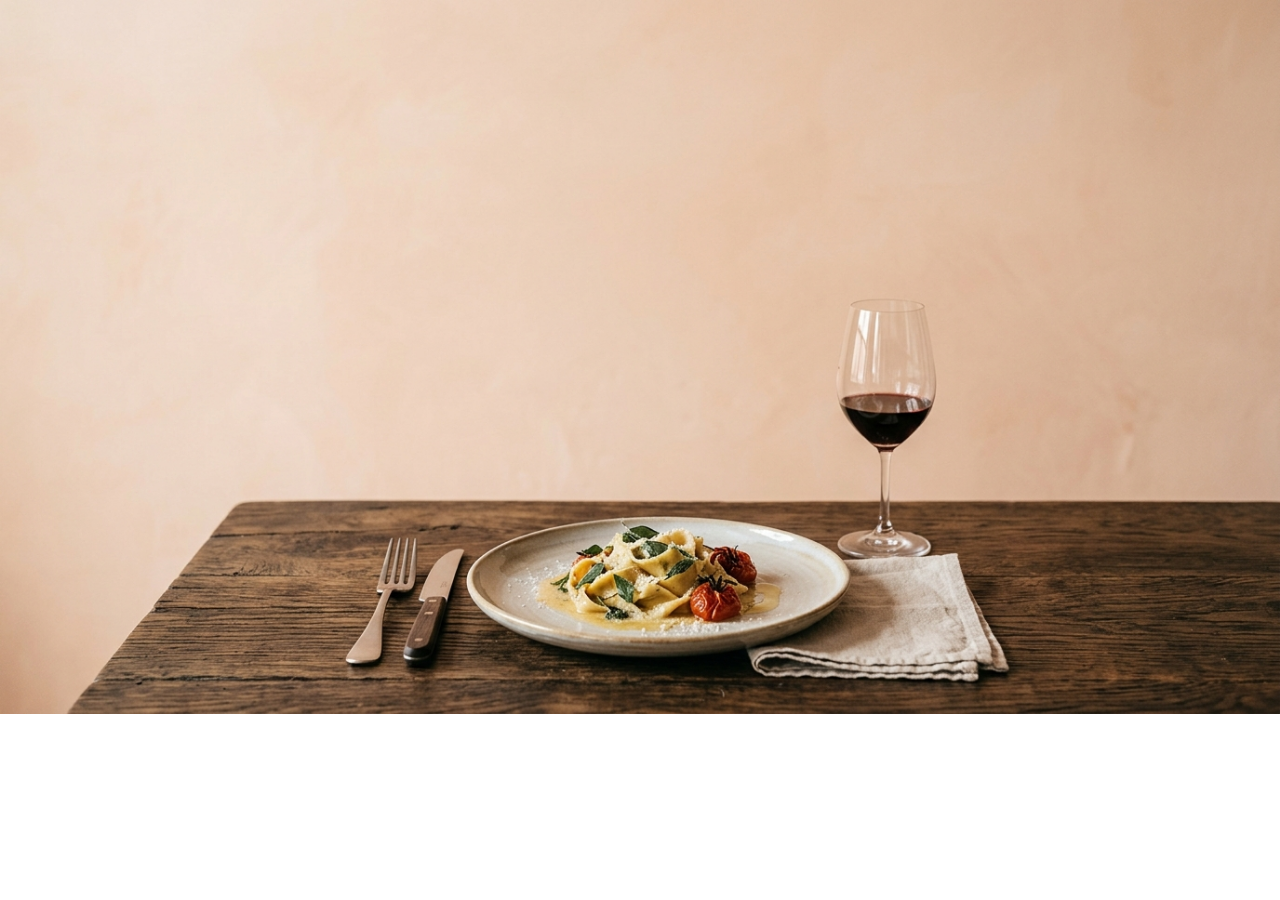
<file: index.html>
<!DOCTYPE html>
<html lang="en">

<head>
    <meta charset="UTF-8">
    <meta name="viewport" content="width=device-width, initial-scale=1.0">
    <title>Document</title>
    <style>
        body {
            margin: 0;
            padding: 0;
            background-image: url(images/order.jpg);
            background-repeat: no-repeat;
            background-size: cover;
        }
    </style>
</head>

<body>
    <script src="script.js"></script>
</body>

</html>
</file>
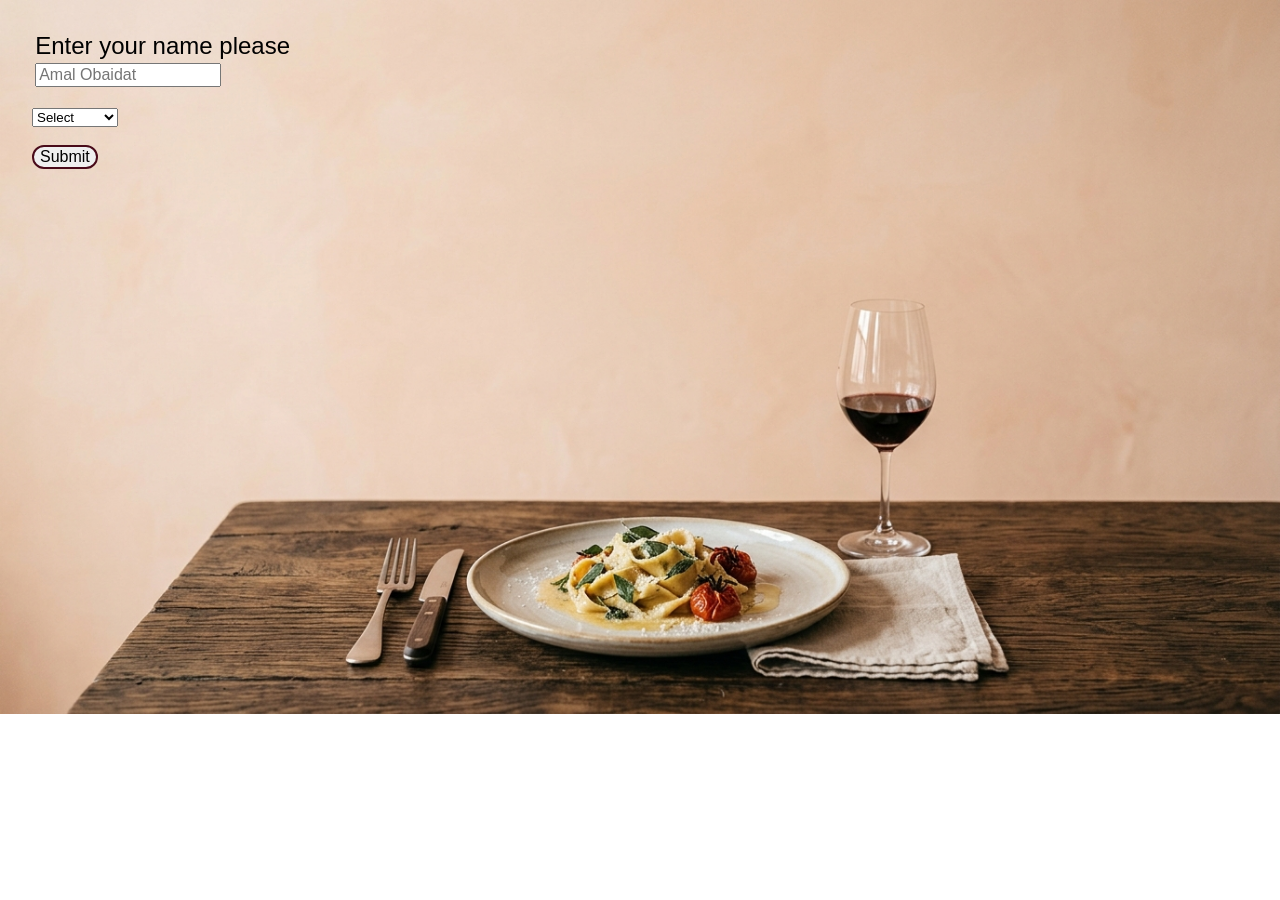
<file: index02.html>
<!DOCTYPE html>
<html lang="en">
<head>
    <meta charset="UTF-8">
    <meta name="viewport" content="width=device-width, initial-scale=1.0">
    <link href="style02.css" rel="stylesheet">
    <title>Document</title>
</head>
<body>
    <label for="name">Enter your name please</label><br>
    <input type="text" id="name" placeholder="Amal Obaidat">
    <br><br>
    <select id="select">
        <option class="item" value="">Select</option>
        <option class="item" value="Burger">Burger</option>
        <option class="item" value="Shawarma">Shawarma</option>
        <option class="item" value="Zinger">Zinger</option>
    </select>
    <br><br>
    <button id="submit">Submit</button>
    <p></p>

    <script src="script02.js"></script>
</body>
</html>
</file>
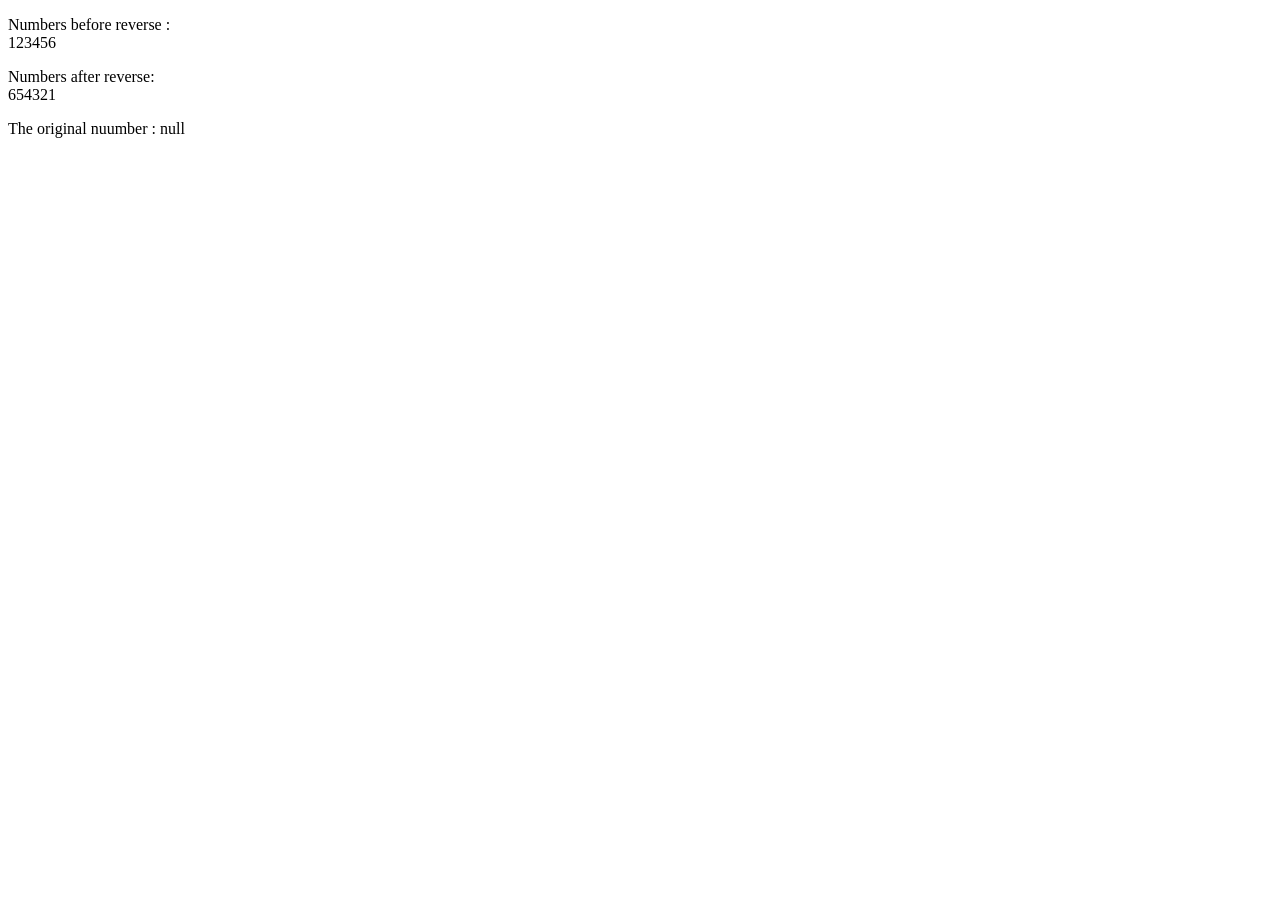
<file: index2.html>
<!DOCTYPE html>
<html lang="en">

<head>
    <meta charset="UTF-8">
    <meta name="viewport" content="width=device-width, initial-scale=1.0">
    <title>Document</title>
</head>

<body>
    <script src="script2.js"></script>
</body>

</html>
</file>
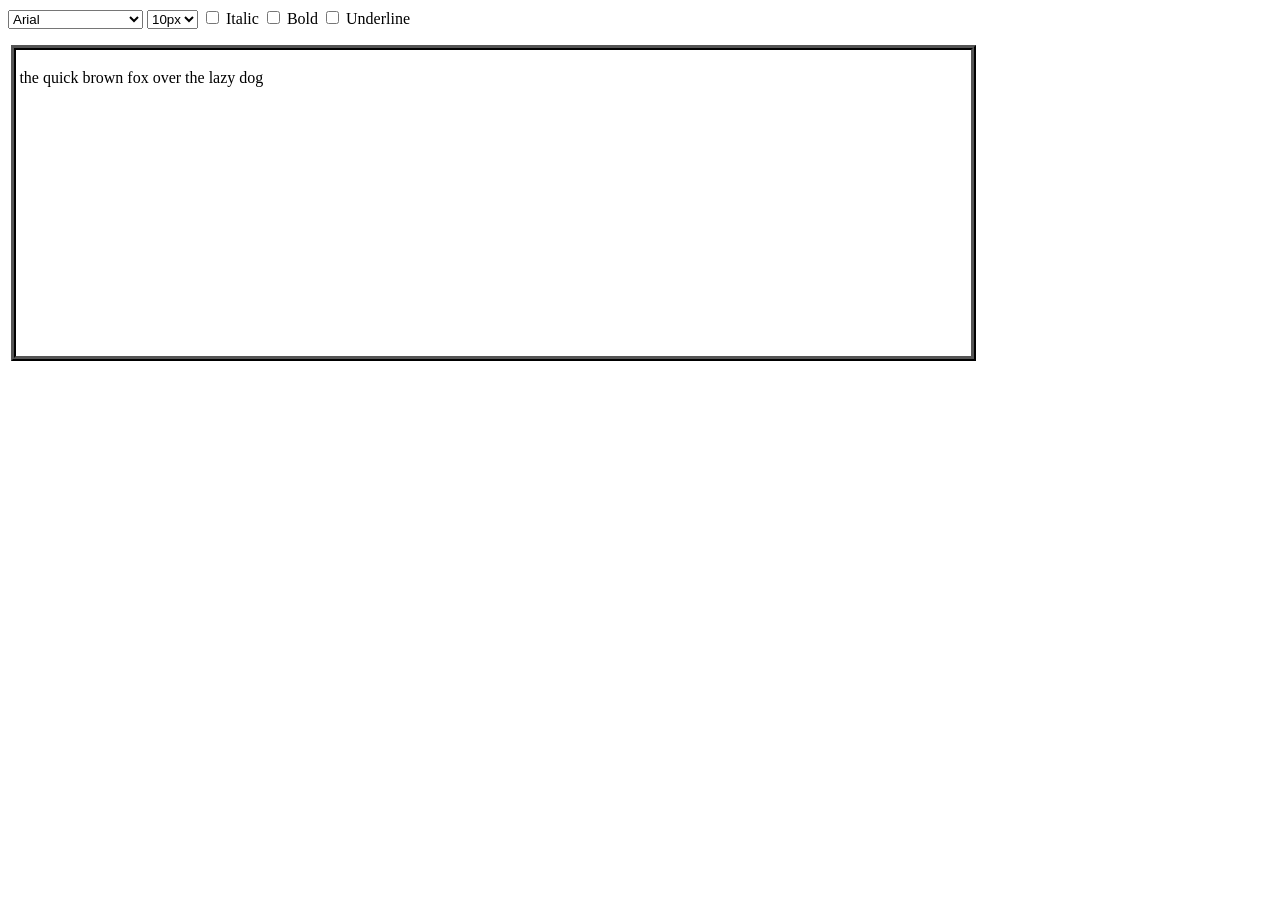
<file: index3.html>
<!DOCTYPE html>
<html lang="en">
<head>
    <meta charset="UTF-8">
    <meta name="viewport" content="width=!, initial-scale=1.0">
    <title>Document</title>
</head>
<body>
    <select id="family">
        <option value="Arial">Arial</option>
        <option value="Times New Roman" >Times New Roman</option>
        <option value="Fantasy" >Fantasy</option>
        <option value="monospace">Monospace</option>
    </select>
    <select id="size">
        <option value="10px" >10px</option>
        <option value="15px">15px</option>
        <option value="20px" >20px</option>
        <option value="25px">25px</option>
    </select>
    <input type="checkbox" name="font" id="italic"> Italic
    <input type="checkbox" name="font" id="bold"> Bold
    <input type="checkbox" name="font" id="underline"> Underline
    <div id="box">
        <p id="text">the quick brown fox over the lazy dog</p>
    </div>
    <script src="script3.js"></script>
</body>
</html>
</file>
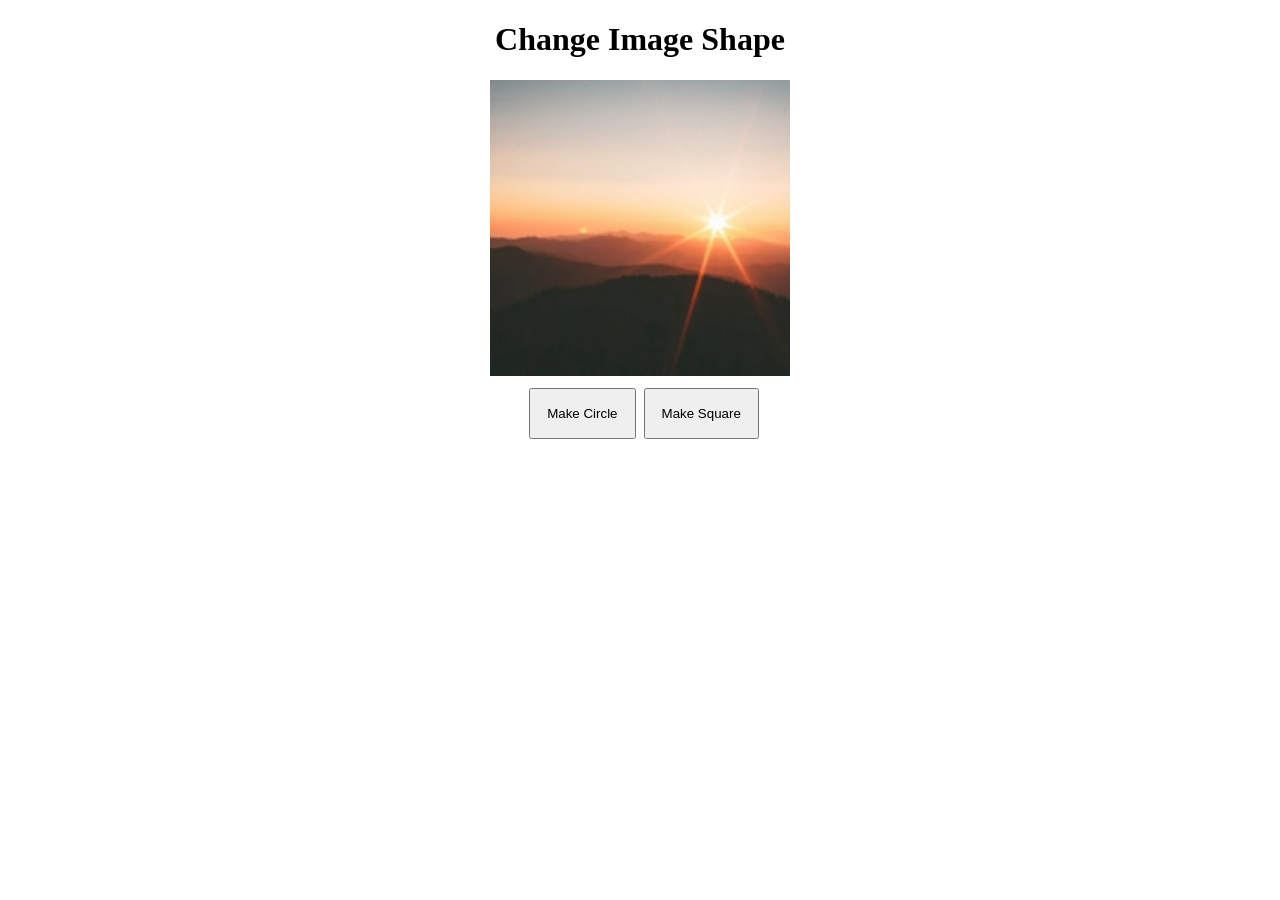
<file: index4.html>
<!DOCTYPE html>
<html lang="en">
<head>
    <meta charset="UTF-8">
    <meta name="viewport" content="width=!, initial-scale=1.0">
    <title>Document</title>
</head>
<body>
    <div align="center">
        <h1>Change Image Shape</h1>
        <img src="images/task3.png" alt="pic" width="300" id="img" ><br>
        <button id="circle">Make Circle</button><button id="square">Make Square</button>
    </div>
    
    <script src="script4.js"></script>
</body>
</html>
</file>
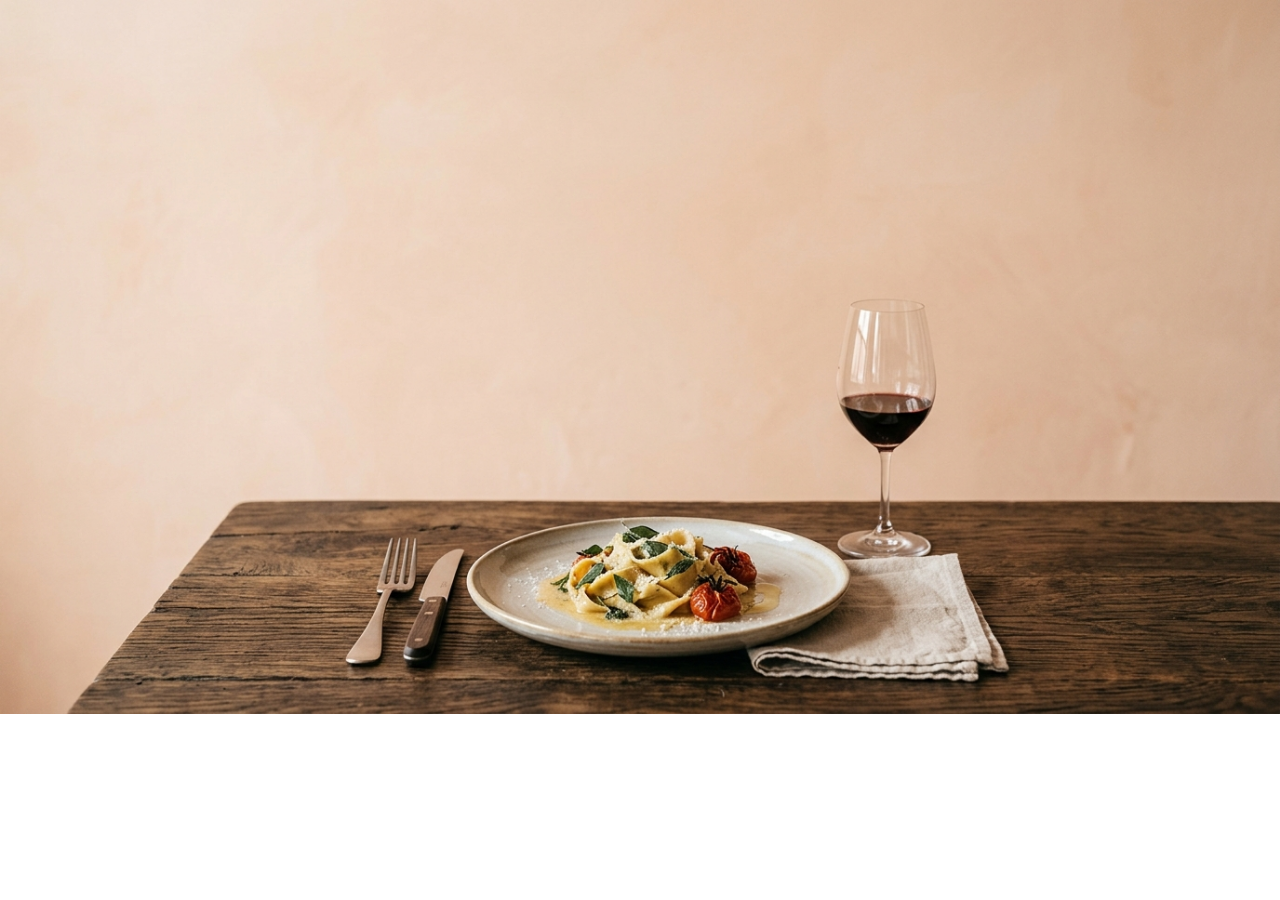
<file: Task1/rest.html>
<!DOCTYPE html>
<html lang="en">

<head>
    <meta charset="UTF-8">
    <meta name="viewport" content="width=device-width, initial-scale=1.0">
    <title>Document</title>
    <style>
        body {
            margin: 0;
            padding: 0;
            background-image: url(../images/order.jpg);
            background-repeat: no-repeat;
            background-size: cover;
        }
    </style>
</head>

<body>
    <script src="java.js"></script>
</body>

</html>
</file>
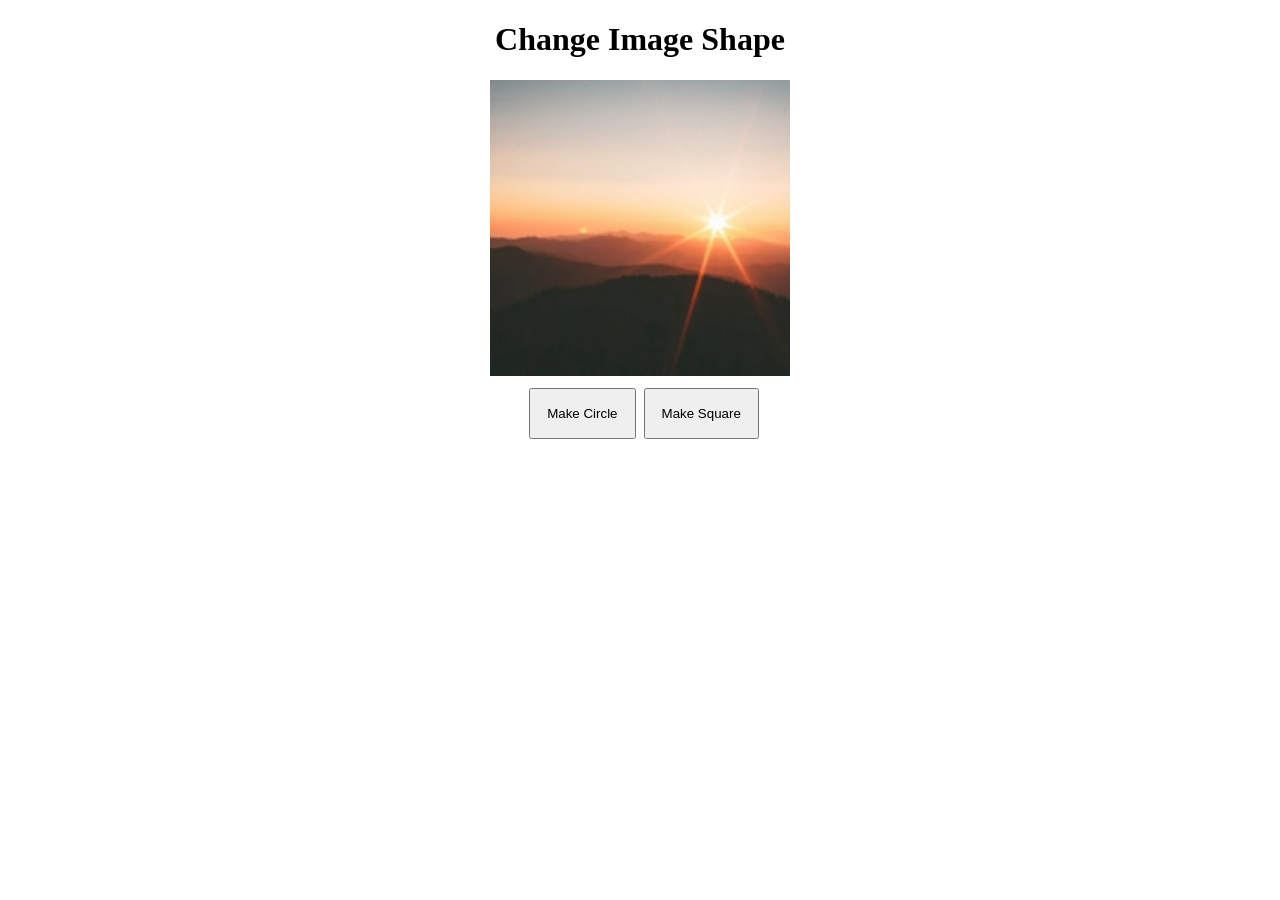
<file: Task3/index4.html>
<!DOCTYPE html>
<html lang="en">
<head>
    <meta charset="UTF-8">
    <meta name="viewport" content="width=!, initial-scale=1.0">
    <title>Document</title>
</head>
<body>
    <div align="center">
        <h1>Change Image Shape</h1>
        <img src="../images/task3.png" alt="pic" width="300" id="img" ><br>
        <button id="circle">Make Circle</button><button id="square">Make Square</button>
    </div>
    
    <script src="script4.js"></script>
</body>
</html>
</file>
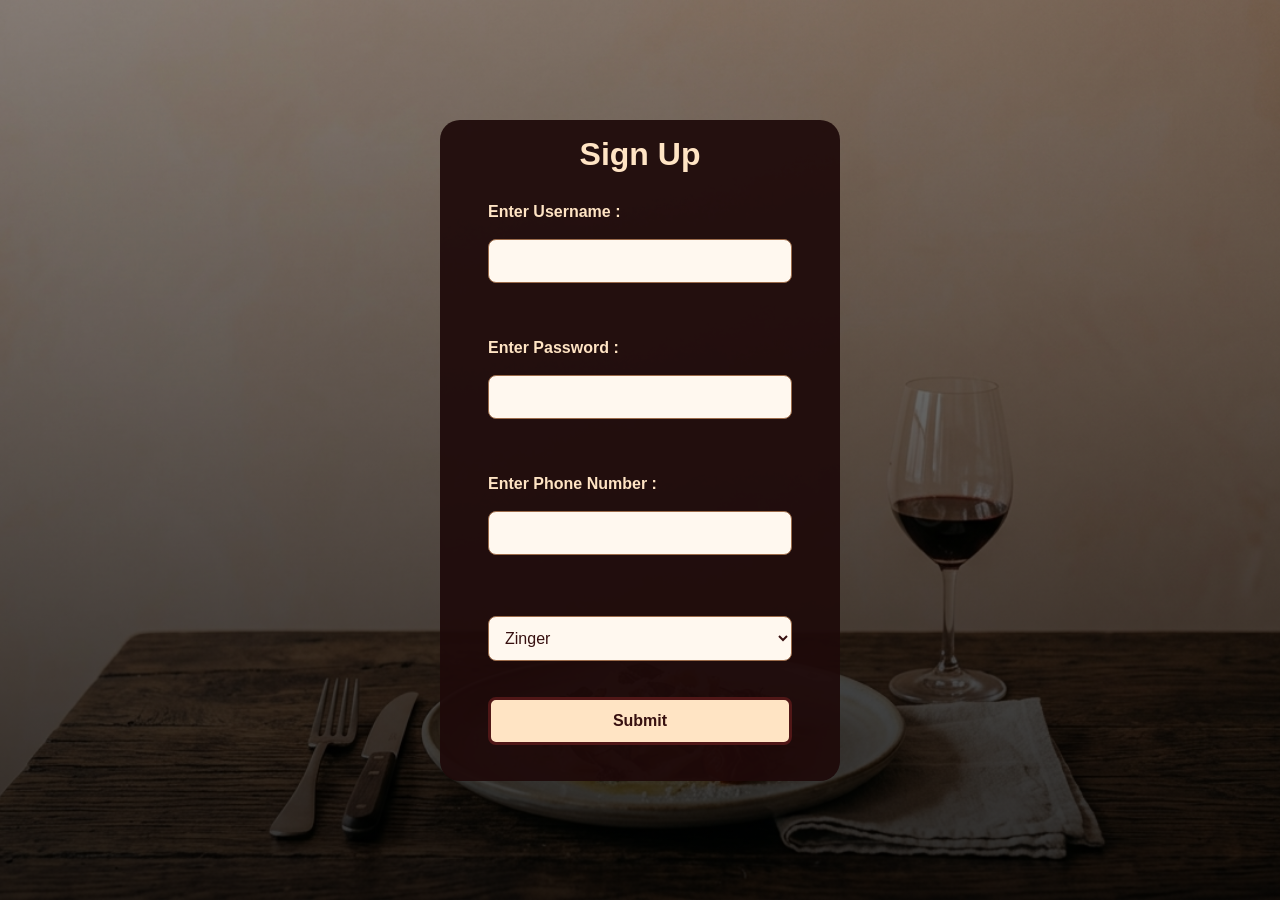
<file: Task4/index5.html>
<!DOCTYPE html>
<html lang="en">

<head>
    <meta charset="UTF-8">
    <meta name="viewport" content="width=device-width, initial-scale=1.0">
    <title>Document</title>
    <link href="style.css" rel="stylesheet">
</head>

<body>
    <div class="style">
        <h1>Sign Up</h1>
        <form id="form">
            <label for="user">Enter Username : </label><br>
            <input name="userName" type="text" id="user">
            <div id="name"></div>
            <br><br>
            <label for="password">Enter Password : </label><br>
            <input name="pass" type="password" id="password">
            <div id="pass"></div>
            <br><br>
            <label for="number">Enter Phone Number : </label><br>
            <input name="number" type="tel" id="number">
            <div id="phone"></div>
            <br><br>
            <select id="order">
                <option value="Zinger">Zinger</option>
                <option value="Burger">Burger</option>
                <option value="Pizza">Pizza</option>
                <option value="Shawarma">Shawarma</option>
            </select>
            <br><br><br>

        </form>
        <button id="btn">Submit</button>
        <div id="orderDetails"></div>
    </div>

    <script src="script5.js"></script>
</body>

</html>
</file>
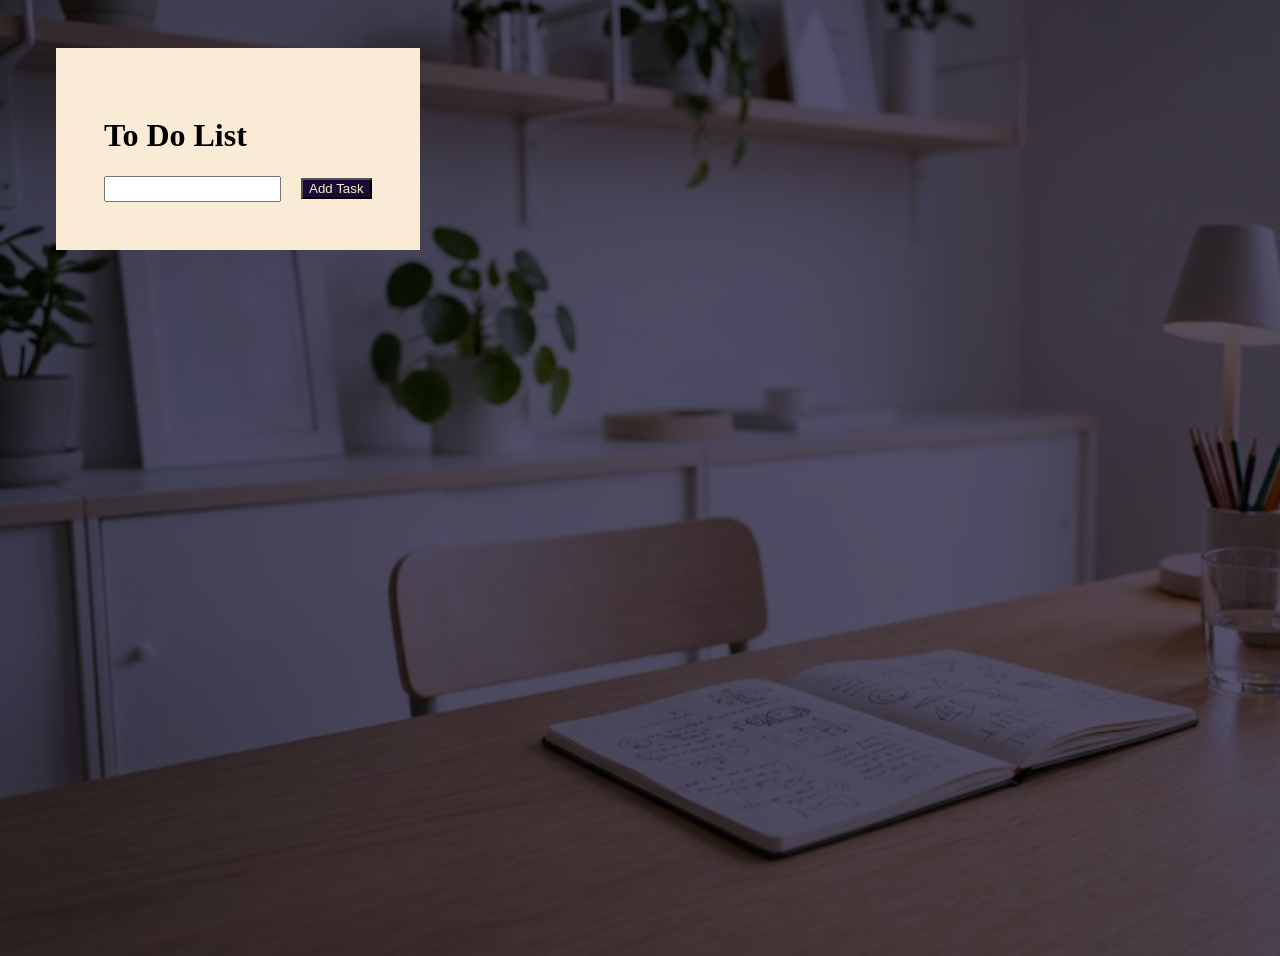
<file: Task5/index6.html>
<!DOCTYPE html>
<html lang="en">

<head>
    <meta charset="UTF-8">
    <meta name="viewport" content="width=device-width, initial-scale=1.0">
    <title>Document</title>
    <link href="style6.css" rel="stylesheet">
</head>

<body>
    <div id="container">
        <h1>To Do List</h1>
        <input type="text" id="task">
        <button id="save">Add Task</button>

        <div id="list"></div>
    </div>

    <script src="script6.js"></script>
</body>

</html>
</file>
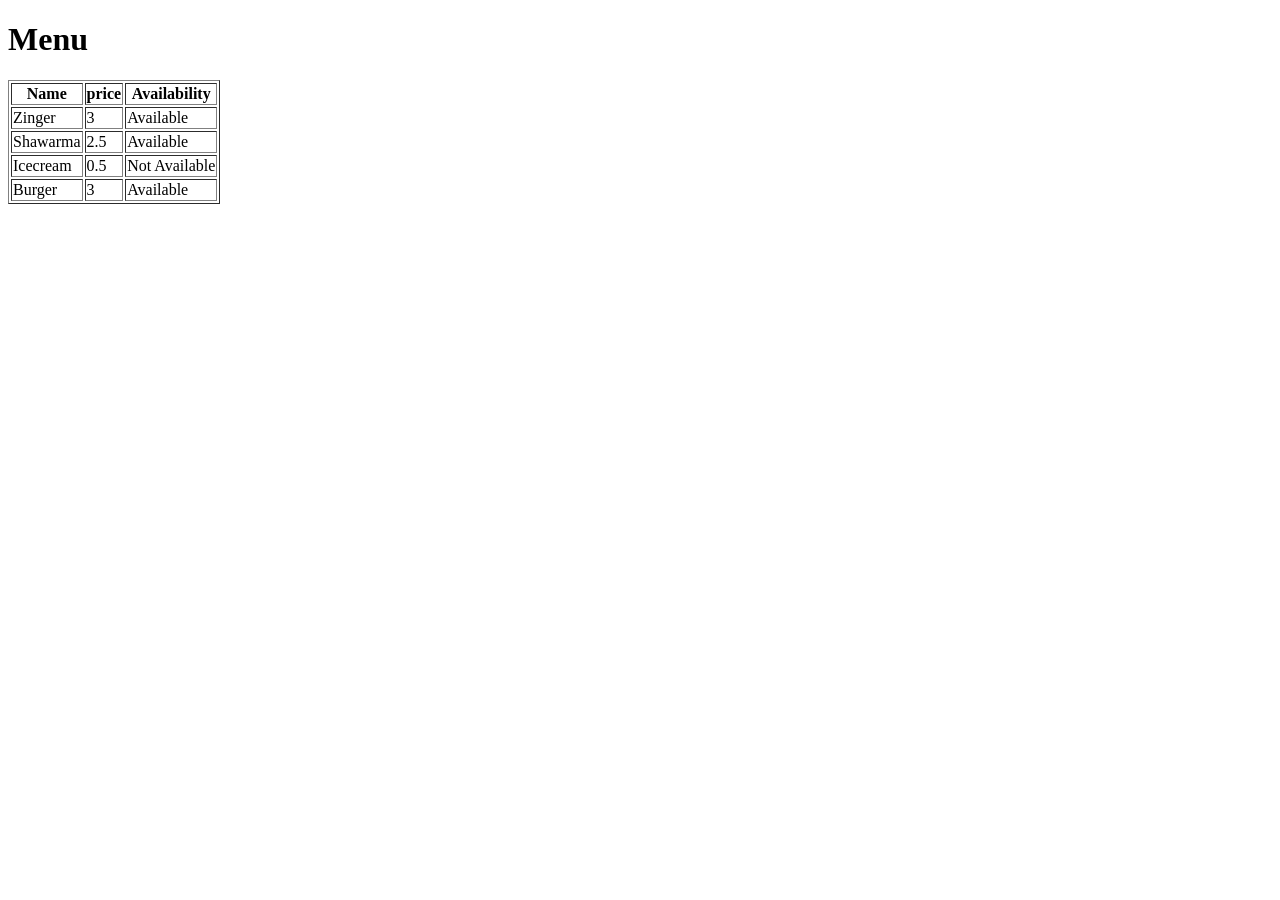
<file: Task6/index7.html>
<!DOCTYPE html>
<html lang="en">
<head>
    <meta charset="UTF-8">
    <meta name="viewport" content="width=device-width, initial-scale=1.0">
    <title>Document</title>
</head>
<body>
    <h1>Menu</h1>
    <div id="items">

    </div>
    <script src="script7.js"></script>
</body>
</html>
</file>
<file: style02.css>
body{
    margin: 0;
    padding: 2rem;
    background-image: url(images/order.jpg);
    background-repeat: no-repeat;
    background-size: cover;
}
label{
    font-family:'Gill Sans', 'Gill Sans MT', Calibri, 'Trebuchet MS', sans-serif;
    font-size: 1.5rem;
    margin: 0.2rem;
}
input{
    font-family:'Gill Sans', 'Gill Sans MT', Calibri, 'Trebuchet MS', sans-serif;
    font-size: 1rem;
    margin: 0.2rem;
}

button{
    border: 2px solid rgb(73, 11, 26);
    font-size: 1rem;
    border-radius: 20px;
}
</file>
<file: Task4/style.css>
* {
    box-sizing: border-box;
}

body {
    margin: 0;
    min-height: 100vh;
    padding: 20px;
    background-image:
        linear-gradient(rgba(0, 0, 0, 0.45), rgba(0, 0, 0, 0.8)),
        url("../images/order.jpg");
    background-repeat: no-repeat;
    background-size: cover;
    background-position: center;
    color: bisque;
    display: flex;
    justify-content: center;
    align-items: center;
    font-family: Arial, sans-serif;
}

.style {
    width: 400px;
    max-width: 100%;
    padding: 1rem 3rem;
    background: rgba(30, 9, 9, 0.92);
    border-radius: 20px;
}

h1 {
    text-align: center;
    margin-top: 0;
    margin-bottom: 30px;
    color: bisque;
}

form {
    width: 100%;
}

label {
    display: block;
    font-size: 16px;
    font-weight: bold;
}

input,
select {
    width: 100%;
    padding: 12px;
    border: 1px solid #9b6b4a;
    border-radius: 8px;
    background-color: #fff8ef;
    color: #371010;
    font-size: 1rem;
}

#name,
#pass,
#phone {
    min-height: 20px;
    color: #ff9999;
    font-size: 13px;
}

#order {
    margin-top: 5px;
}

#btn {
    width: 100%;
    padding: 12px;
    border: 3px solid #501717;
    border-radius: 8px;
    background-color: bisque;
    color: #371010;
    font-size: 16px;
    font-weight: bold;
    cursor: pointer;
}

#orderDetails {
    margin-top: 20px;
    font-size: 16px;
}
</file>
<file: Task5/style6.css>
body {
  background-image: url("../images/desc.jpg");
  background-repeat:no-repeat ;
  background-size: cover;
  height: 100dvh;
  background-color: rgba(15, 12, 29, 0.75); 
  background-blend-mode: overlay;
}
#container{
    background-color: antiquewhite;
    width: fit-content;
    margin: 3rem;
    padding: 3rem;
}
button{
    color: blanchedalmond;
    background-color: rgb(26, 9, 53);
    margin-left: 1rem;
}
input{
    height: 20px;
}
</file>
